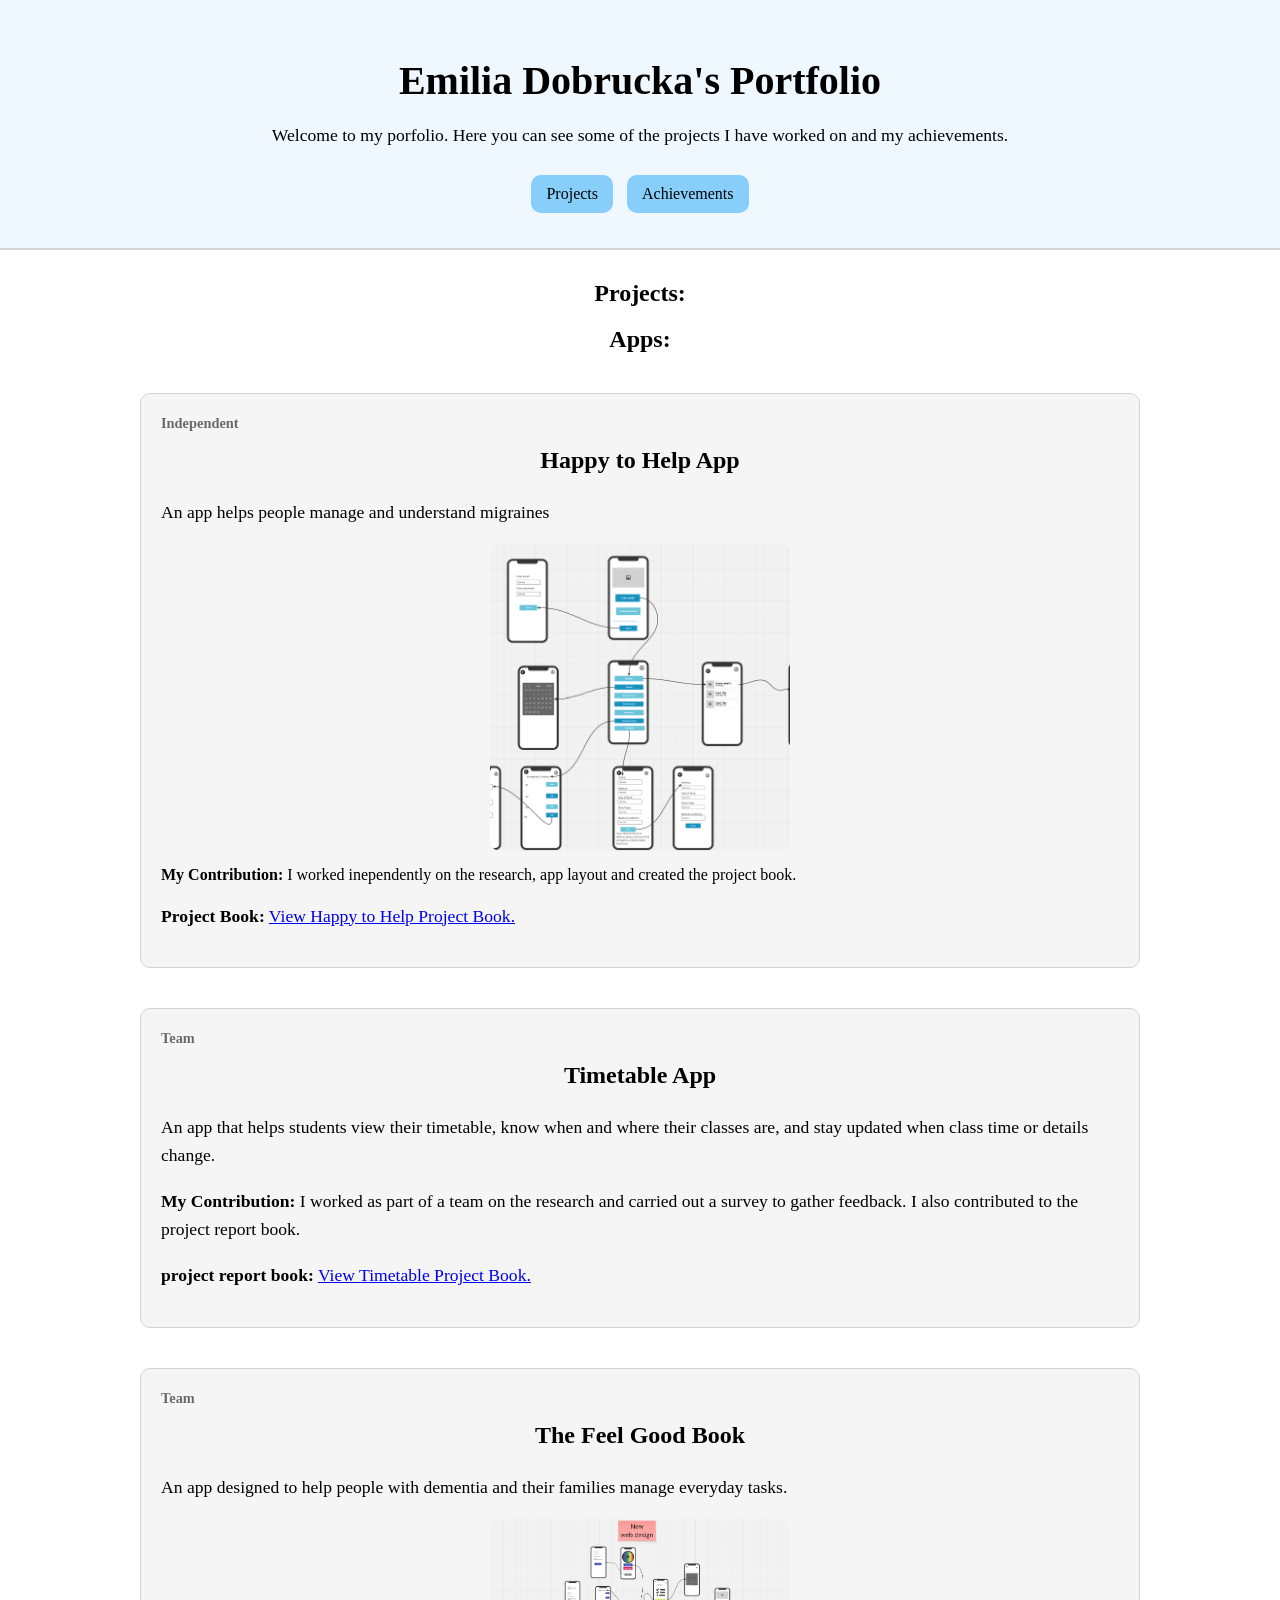
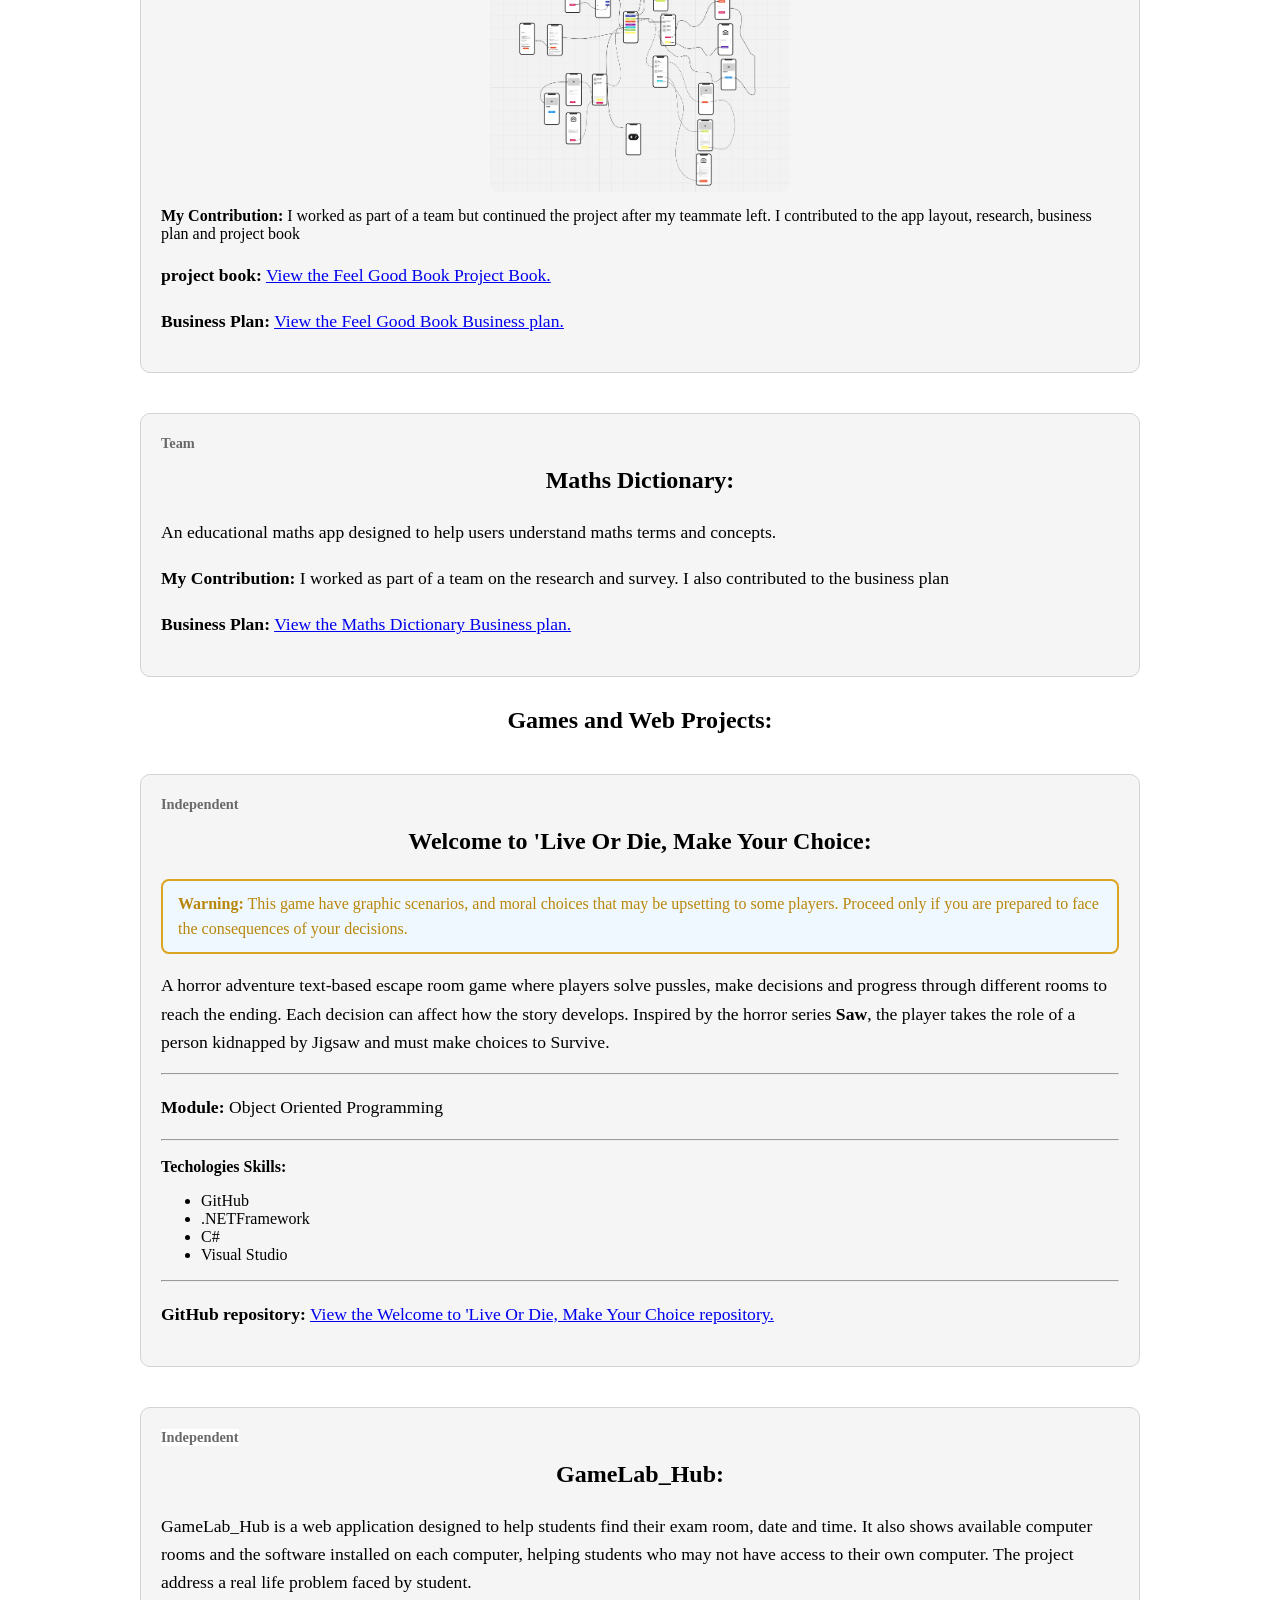
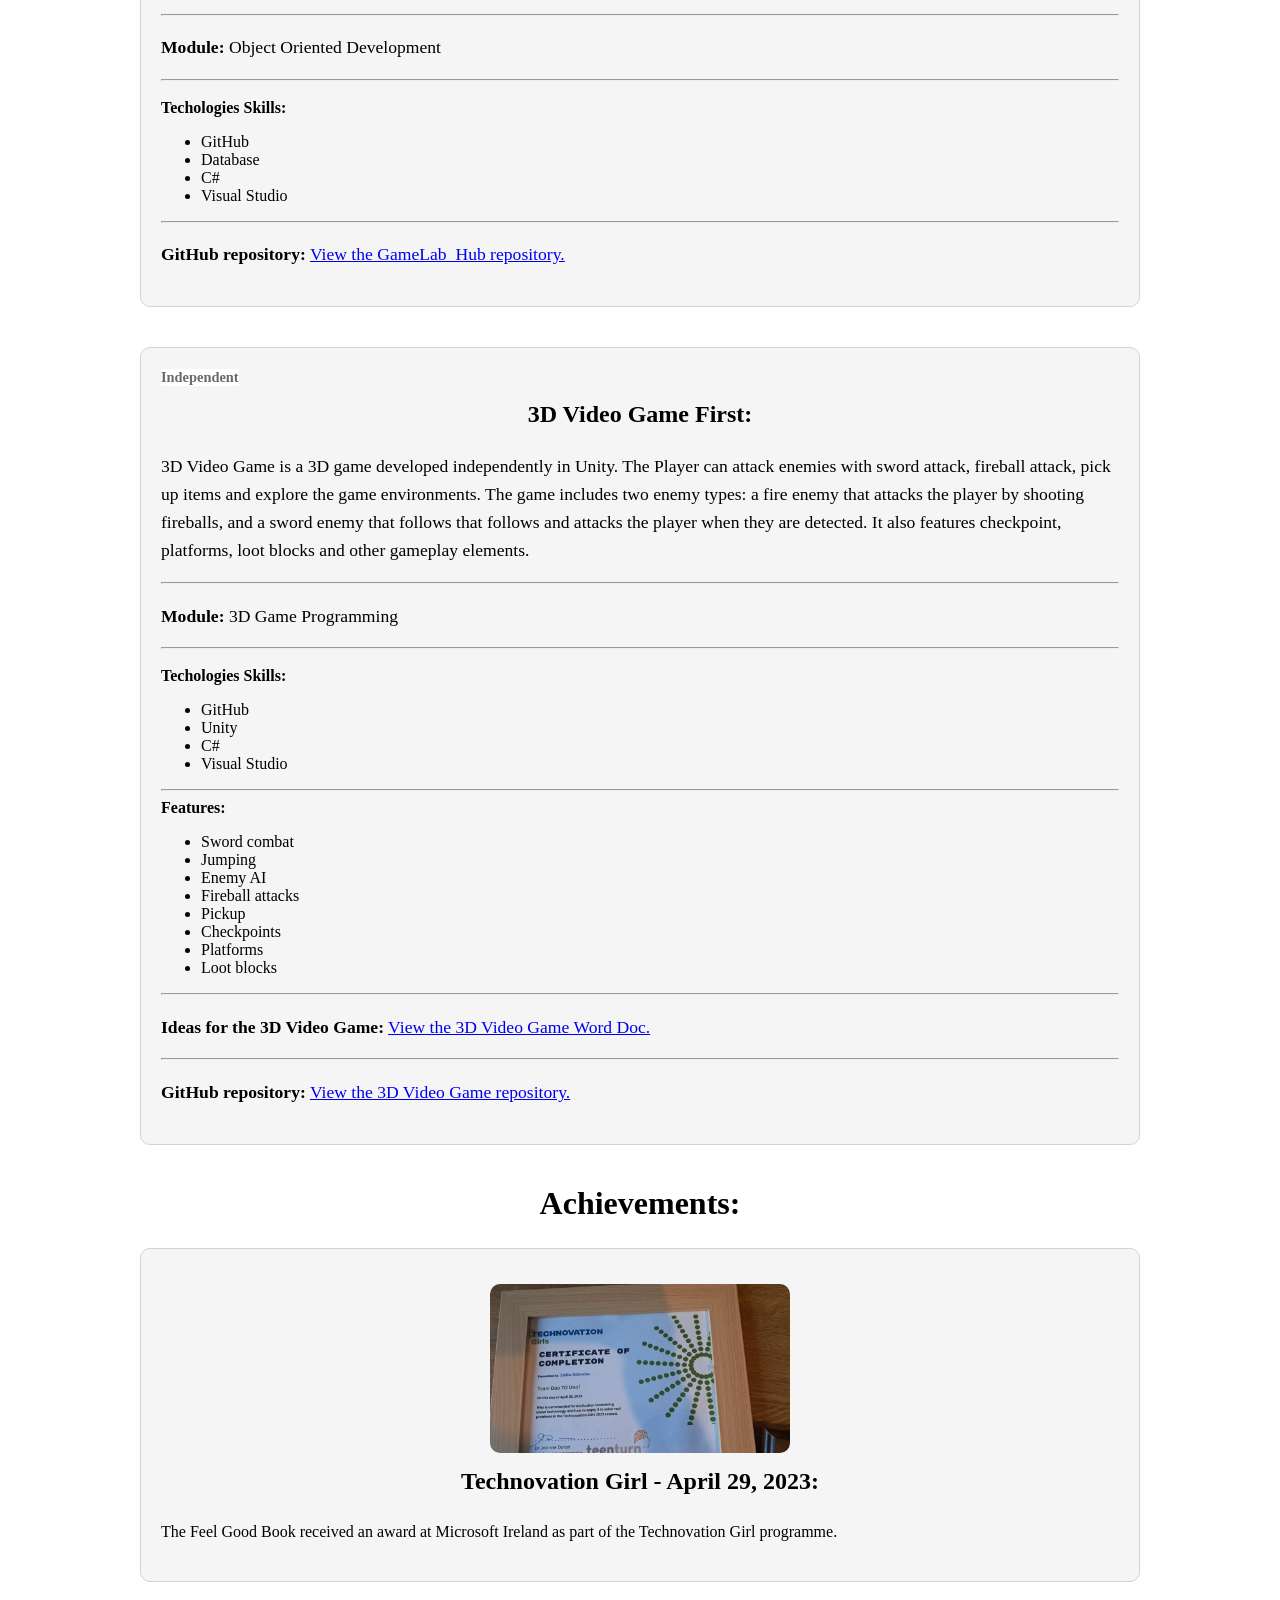
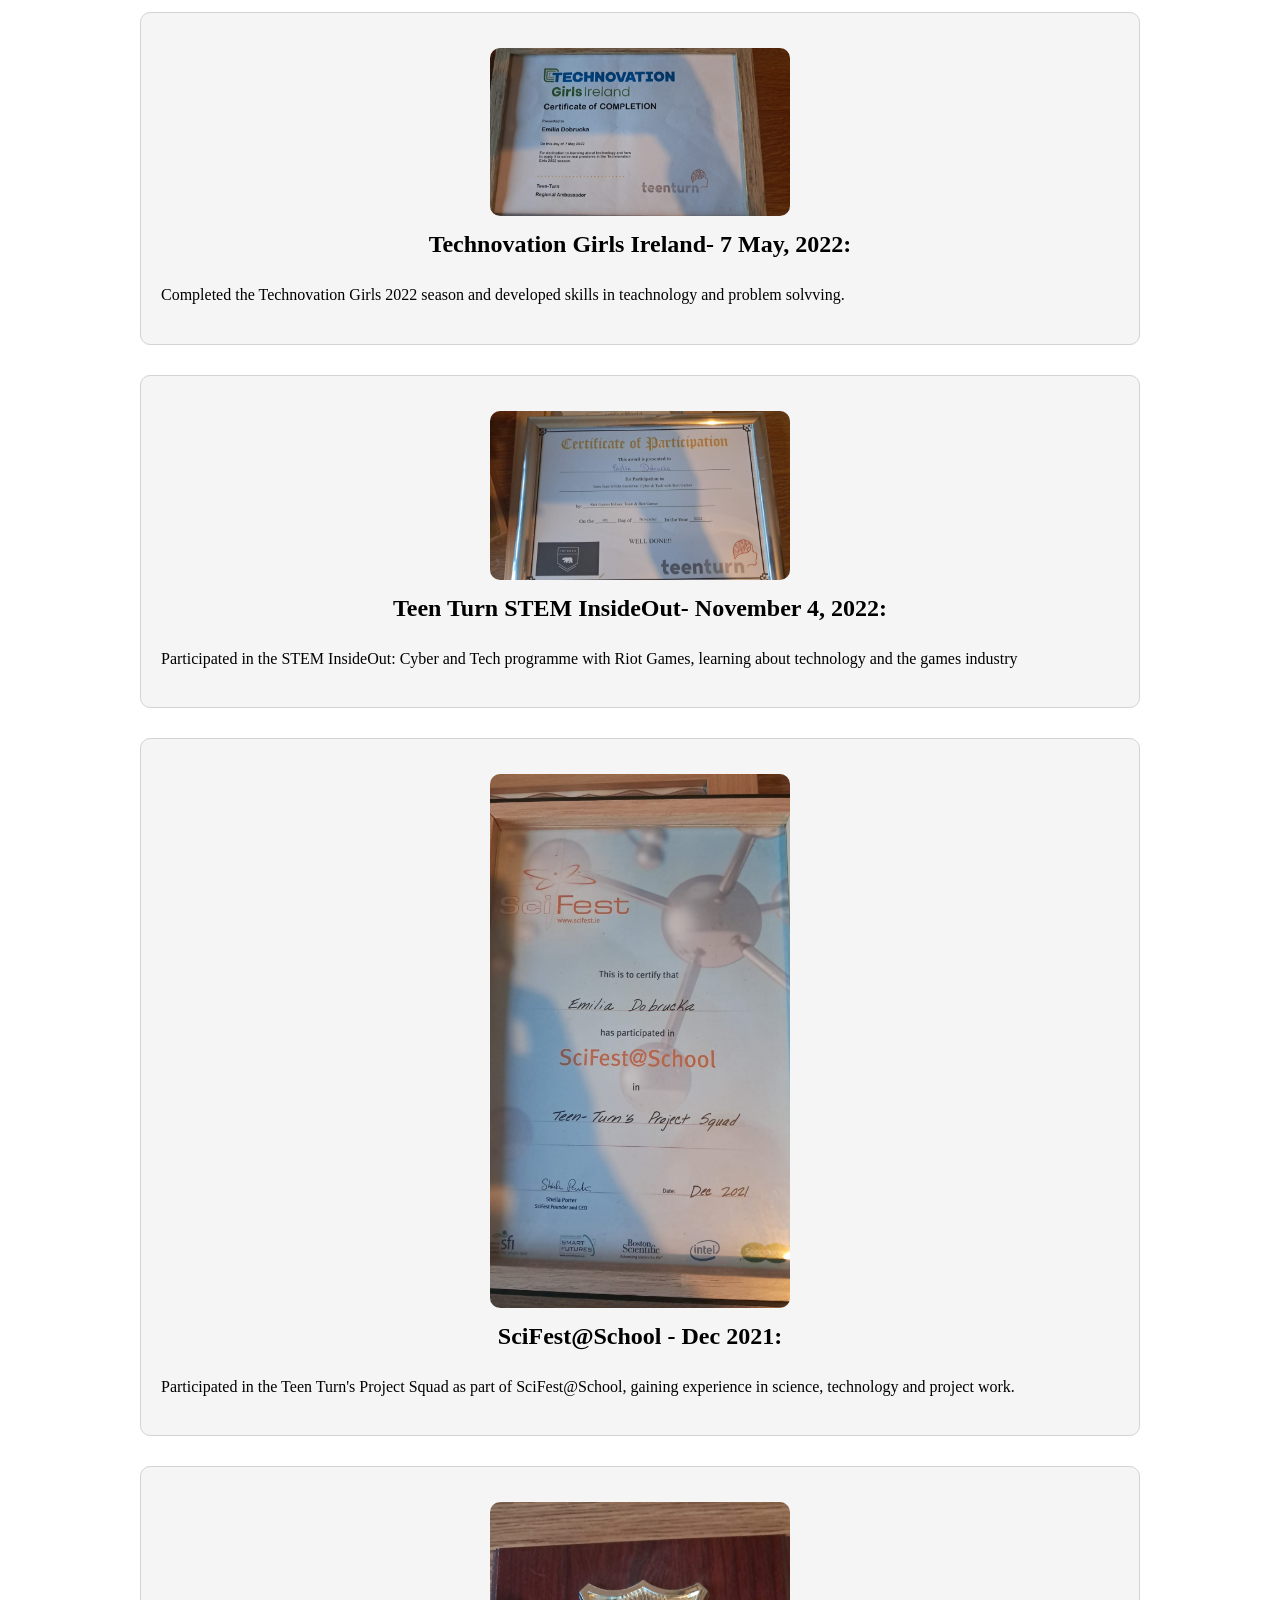
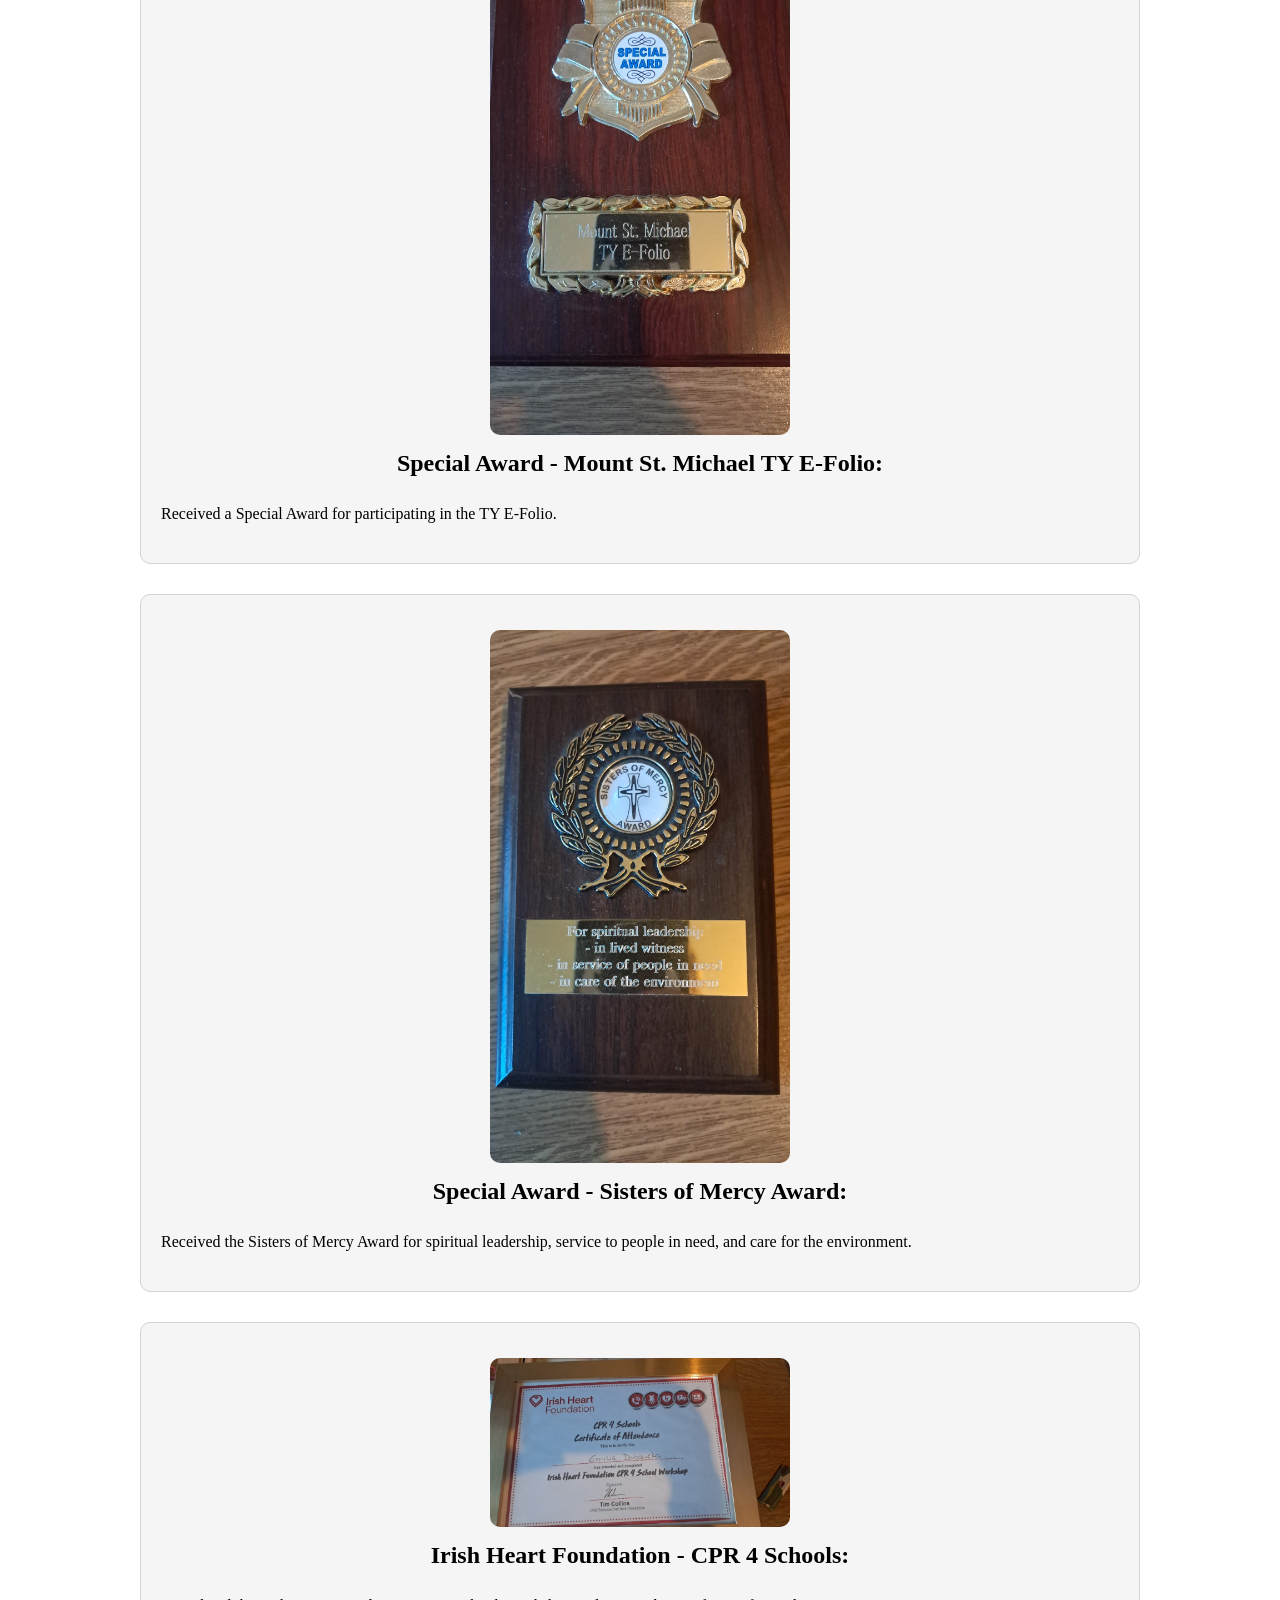
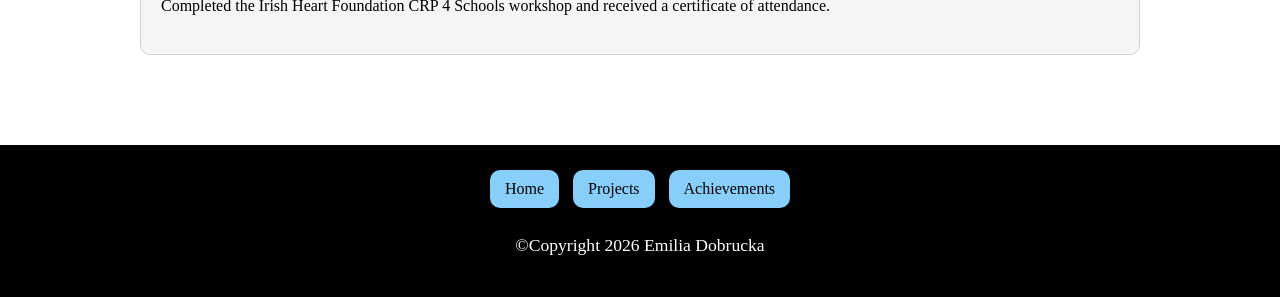
<file: index.html>
<!DOCTYPE html>
<html lang="en">
    <head>
     <meta charset="UTF-8">
     <meta name="viewport" content="width=device-width, initial-scale=1.0">    
     <title>Emilia Dobrucka's Porfolio</title>
     <link rel="stylesheet" href="StylesSheets/Style.css">
    </head>

    <body>  
        <header>           
            <h1>Emilia Dobrucka's Portfolio</h1>

            <p>Welcome to my porfolio. Here you can see
                some of the projects I have worked on 
                and my achievements.
            </p>

            <nav>
                <ul>
                    <li><a href="#projects">Projects</a></li>
                    <li><a href="#achievements">Achievements</a></li>
                </ul>
            </nav>
        </header>

        <main>               
            
            <section id = "projects">
             <h2>Projects:</h2>                  
             
             <h3>Apps:</h3>
             
             <article class="project">
                <span class="projectType">Independent</span>

                 <h3>Happy to Help App</h3>

                 <p>An app helps people manage and understand migraines</p>

                 <img src="Images/Layout of happy To help app.png" alt="Screenshot of the layout"          
                 
                 <p>
                    <b>My Contribution:</b> 
                    I worked inependently on the research, app layout 
                    and created the project book.
                 </p>

                    <p><b>Project Book:</b>
                    <a href="https://docs.google.com/document/d/1JqnQa0mmUxokAa7r2VyQsjdNNzyFPZwaZysa1yH8_-w/edit?usp=sharing" target="_blank">
                        View Happy to Help Project Book.
                    </a>
                   </p>
             </article>          

             <article class="project">
                <span class="projectType">Team</span>

                 <h3>Timetable App</h3>

                 <p>An app that helps students view their timetable, 
                    know when and where their classes are, and stay updated 
                    when class time or details change.</p>

                 <p><b>My Contribution:</b> 
                    I worked as part of a team on the research and carried out a survey to gather feedback. I also contributed to the 
                    project report book.
                 </p>

                 <p><b>project report book:</b>
                    <a href="https://docs.google.com/document/d/1NubRwdpah4T8iKmeUrS9CezMzHg8T4JxEQHMrjPupXA/edit?usp=sharing" target="_blank">
                        View Timetable Project Book.
                    </a></p>
             </article>      
             
             <article class="project">
                <span class="projectType">Team</span>

                 <h3>The Feel Good Book</h3>

                 <p>An app designed to help people with dementia 
                    and their families manage everyday tasks.</p>
                 
                 <img src="Images/Layout of Feel Good Book.png" alt="Screenshot of the Feel Good Book layout"

                 <p><b>My Contribution:</b> 
                    I worked as part of a team but continued the project 
                    after my teammate left. I contributed to the app layout, 
                    research, business plan and project book</p>

                 <p><b>project book:</b>
                    <a href="https://docs.google.com/document/d/1lIgYMsZ5V96FXQPrk3BFVP5g2PQDoWJtcHAoaZ3gyvI/edit?tab=t.0" target="_blank">
                        View the Feel Good Book Project Book.</a></p>

                 <p><b>Business Plan:</b>
                   <a href="https://docs.google.com/document/d/1NeATMjXuiIpM8ac-ZFG_r_wrJOfjn1tMMgvqKRoliZI/edit?tab=t.0" target="_blank">
                        View the Feel Good Book Business plan.</a></p>
             </article>                  

             <article class="project">
                <span class="projectType">Team</span>

                 <h3>Maths Dictionary:</h3>

                 <p>An educational maths app designed to help users 
                    understand maths terms and concepts.</p>                 

                 <p><b>My Contribution:</b> 
                 I worked as part of a team on the research and survey.
                 I also contributed to the business plan</p>                    

                 <p><b>Business Plan:</b>
                  <a href="https://docs.google.com/document/d/1DRUd_BntNnk3cE0o_vCu3vomfgzoSu-qoenzPpzjCBo/edit?tab=t.0" target="_blank">
                     View the Maths Dictionary Business plan.</a></p>
             </article>                  
             

             <h3>Games and Web Projects:</h3>            

             <article class="project">
                 <span class="projectType">Independent</span>

                 <h3>Welcome to 'Live Or Die, Make Your Choice:</h3>
                 
                 <div class="warning">
                        <p><b>Warning:</b> 
                        This game have graphic scenarios, and moral choices that may be upsetting to some players.
                        Proceed only if you are prepared to face the consequences of your decisions.</p>
                 </div>
                 
                 <p>A horror adventure text-based escape room game where players solve pussles,
                    make decisions and progress through different rooms to reach the ending.
                    Each decision can affect how the story develops. Inspired by the horror series <b>Saw</b>,
                    the player takes the role of a person kidnapped by Jigsaw and must make choices to Survive.
                 </p>                

                 <hr>

                 <p><b>Module:</b> Object Oriented Programming 
                 
                 <hr>

                 </p><b>Techologies Skills:</b>
                 <ul>
                    <li>GitHub</li>
                    <li>.NETFramework</li>
                    <li>C#</li>
                    <li>Visual Studio</li>
                 </ul> 

                 <hr>

                 <p><b>GitHub repository:</b>
                  <a href="https://github.com/S00268396/Live-or-Die-Make-Your-Choice" target="_blank">
                     View the Welcome to 'Live Or Die, Make Your Choice repository.
                    </a></p>
             </article>             

             <article class="project">
                 <span class="projectType independent">Independent</span>

                 <h3>GameLab_Hub:</h3>           
                                   
                 <p>GameLab_Hub is a web application designed to help students find their exam room,
                    date and time. It also shows available computer rooms and the software installed on
                    each computer, helping students who may not have access to their own computer.
                    The project address a real life problem faced by student.
                 </p>                

                 <hr>

                 <p><b>Module:</b> Object Oriented Development
                 
                 <hr>

                 </p><b>Techologies Skills:</b>
                 <ul>
                    <li>GitHub</li>
                    <li>Database</li>
                    <li>C#</li>
                    <li>Visual Studio</li>
                 </ul> 

                 <hr>

                 <p><b>GitHub repository:</b>
                  <a href="GameLab_Hub" target="_blank">
                     View the GameLab_Hub repository.
                    </a></p>
             </article> 

             <article class="project">
                 <span class="projectType independent">Independent</span>

                 <h3>3D Video Game First:</h3>           
                                   
                 <p>3D Video Game is a 3D game developed independently in Unity. The Player can
                    attack enemies with sword attack, fireball attack, pick up  items and explore
                    the game environments. The game includes two enemy types: a fire enemy that
                    attacks the player by shooting fireballs, and a sword enemy that follows
                    that follows and attacks the player when they are detected. It also features
                    checkpoint, platforms, loot blocks and other gameplay elements.
                 </p>                

                 <hr>

                 <p><b>Module:</b> 3D Game Programming
                 
                 <hr>

                 </p><b>Techologies Skills:</b>
                 <ul>
                    <li>GitHub</li>
                    <li>Unity</li>
                    <li>C#</li>
                    <li>Visual Studio</li>
                 </ul> 

                 <hr>

                 <b>Features:</b>
                  <ul>
                    <li>Sword combat</li>
                    <li>Jumping</li>
                    <li>Enemy AI</li>
                    <li>Fireball attacks</li>
                    <li>Pickup</li>
                    <li>Checkpoints</li>
                    <li>Platforms</li>
                    <li>Loot blocks</li>
                 </ul> 

                 <hr>

                 <p><b>Ideas for the 3D Video Game:</b>
                  <a href="https://atlantictu-my.sharepoint.com/:w:/r/personal/s00268396_atu_ie/Documents/Proj%203D%20Game.docx?d=w587a67bf65d44f92aa9ca0f848cfa531&csf=1&web=1&e=n23KHd" target="_blank">
                     View the 3D Video Game Word Doc.
                    </a></p>
                
                 <hr>

                <p><b>GitHub repository:</b>
                  <a href="https://github.com/S00268396/3D-Video-Game-First" target="_blank">
                     View the 3D Video Game repository.
                    </a></p>
             </article>   
            </section>

            <section id="achievements">
                <h2>Achievements:</h2>    

                <article class="achievement">

                 <img src="Images/The Feel Good Book_Tech.jpg" alt="The Feel Good Book_Tech">

                 <h3>Technovation Girl - April 29, 2023:</h3>           
                                   
                 <p>The Feel Good Book received an award at Microsoft Ireland
                    as part of the Technovation Girl programme.
                 </p>            
               </article>   
               
                <article class="achievement">

                 <img src="Images/7 May 2022 _Tech.jpg" alt="7 May_Tech">

                 <h3>Technovation Girls Ireland- 7 May, 2022:</h3>           
                                   
                 <p>Completed the Technovation Girls 2022 season and developed skills
                    in teachnology and problem solvving.
                 </p>            
               </article> 

               <article class="achievement">
                 <img src="Images/Riot Games.jpg" alt="Riot Games">

                 <h3>Teen Turn STEM InsideOut- November 4, 2022:</h3>           
                                   
                 <p>Participated in the STEM InsideOut: Cyber and Tech
                    programme with Riot Games, learning about technology
                    and the games industry
                 </p>            
               </article> 

               <article class="achievement">
                 <img src="Images/SciFest@School.jpg" alt="SciFest@School">

                 <h3>SciFest@School - Dec 2021:</h3>           
                                   
                 <p>Participated in the Teen Turn's Project Squad
                    as part of SciFest@School, gaining experience in
                    science, technology and project work.
                 </p>            
               </article> 

               <article class="achievement">
                 <img src="Images/TY E-Folio.jpg" alt="TY E-Folio">

                 <h3>Special Award - Mount St. Michael TY E-Folio:</h3>           
                                   
                 <p>Received a Special Award for participating in 
                    the TY E-Folio.
                 </p>            
               </article> 

                <article class="achievement">
                 <img src="Images/Mercy Award.jpg" alt="Mercy Award">

                 <h3>Special Award - Sisters of Mercy Award:</h3>           
                                   
                 <p>Received the Sisters of Mercy Award for spiritual
                    leadership, service to people in need,
                    and care for the environment.
                 </p>            
               </article> 

                <article class="achievement">
                 <img src="Images/CPR.jpg" alt="CP4 School">

                 <h3>Irish Heart Foundation - CPR 4 Schools:</h3>           
                                   
                 <p>Completed the Irish Heart Foundation CRP 4 Schools
                    workshop and received a certificate of attendance.
                 </p>            
               </article>                   
        </main>

        <footer>
            <ul>
             <li class="navFooter" > <a href="index.html">Home</a></li>
             <li class="navFooter"> <a href="#projects">Projects</a></li>
             <li class="navFooter"> <a href="#achievements">Achievements</a></li>
             
            </ul>
            <p>&copy;Copyright 2026 Emilia Dobrucka</p>
        </footer>       
    </body>
</html>
</file>
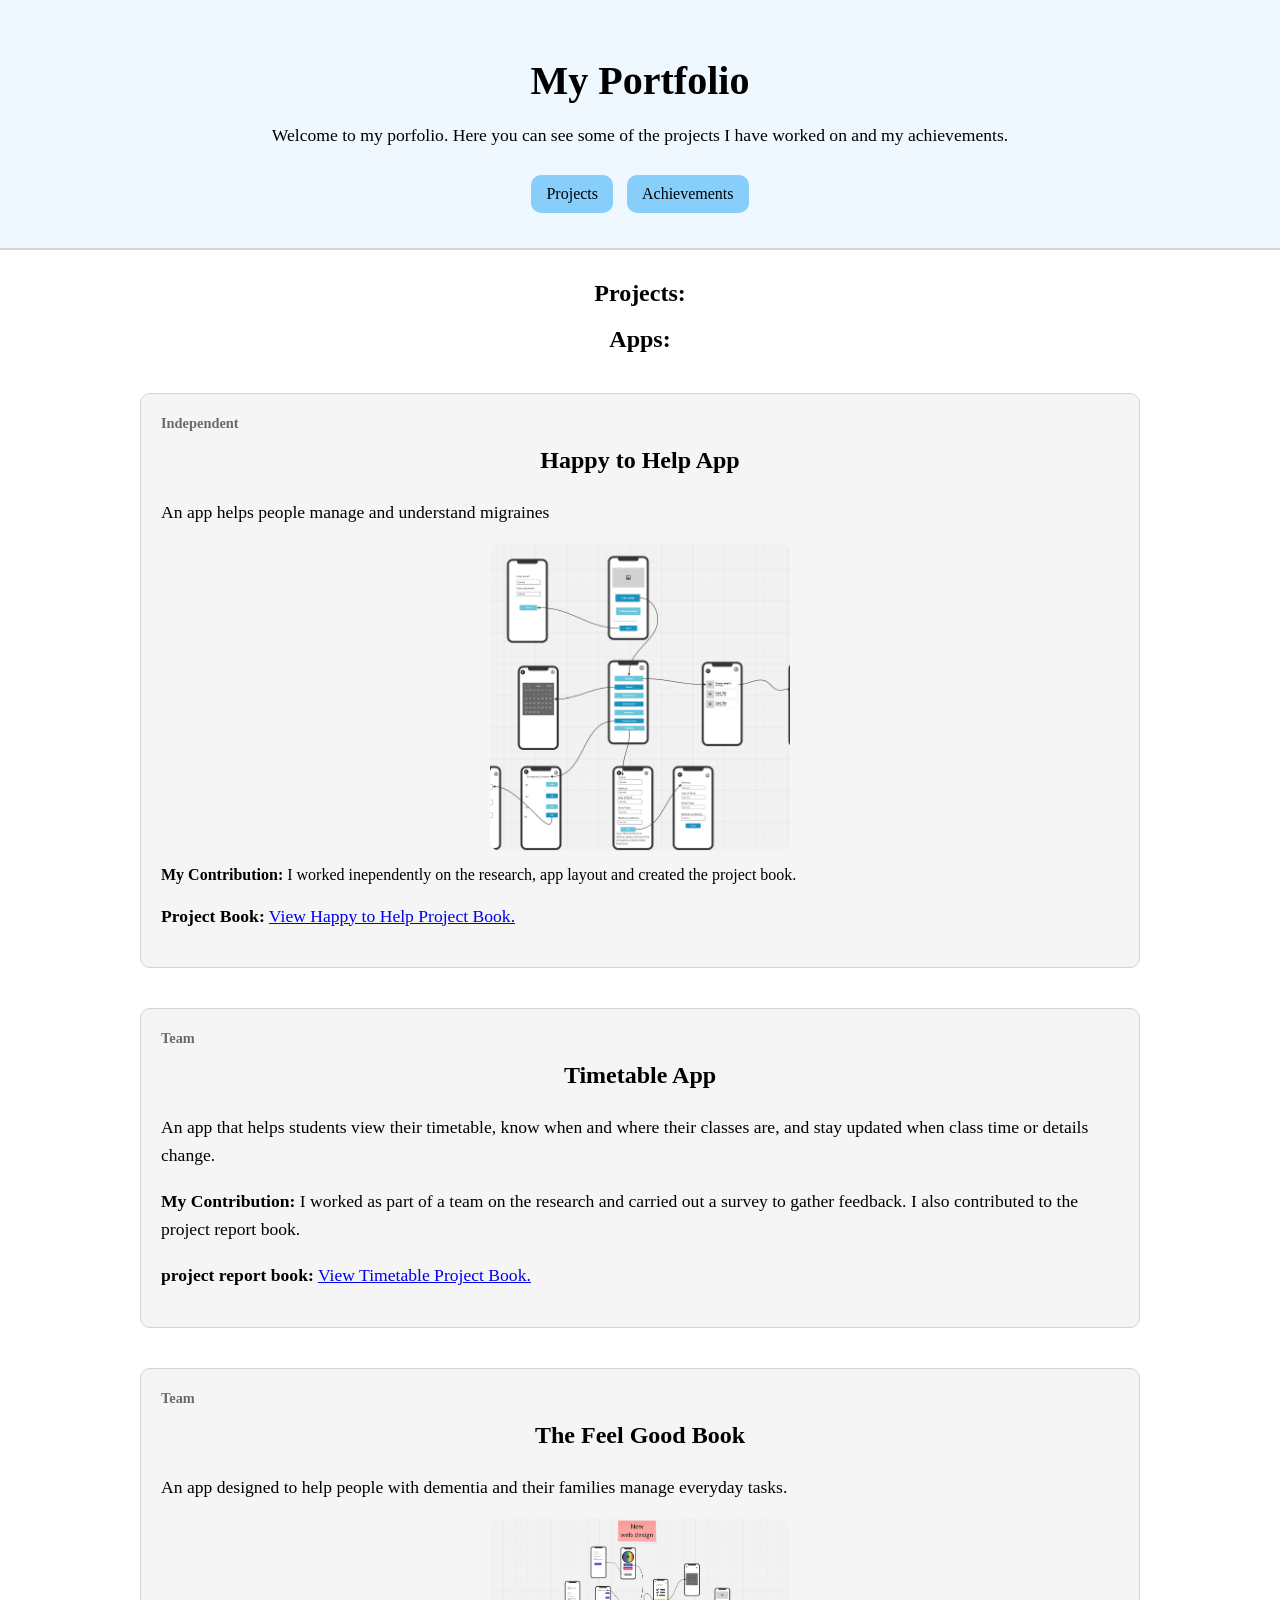
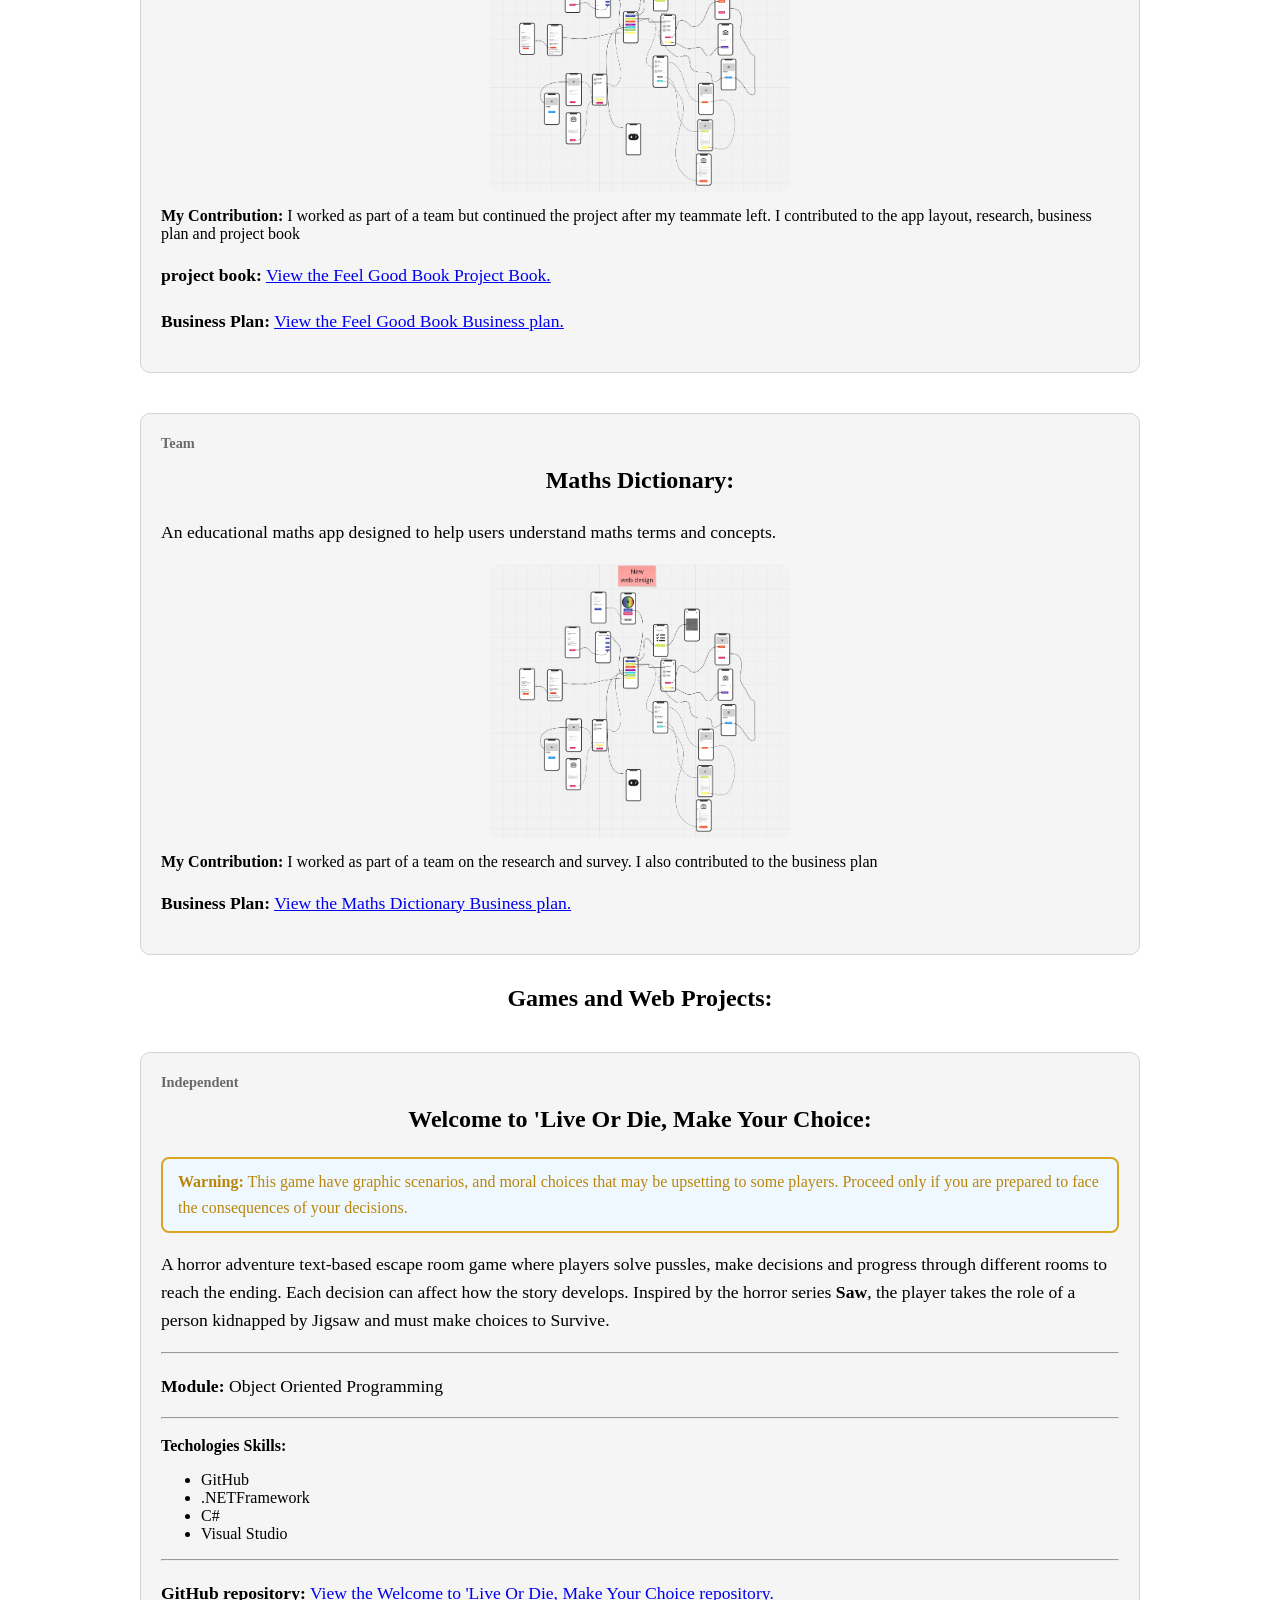
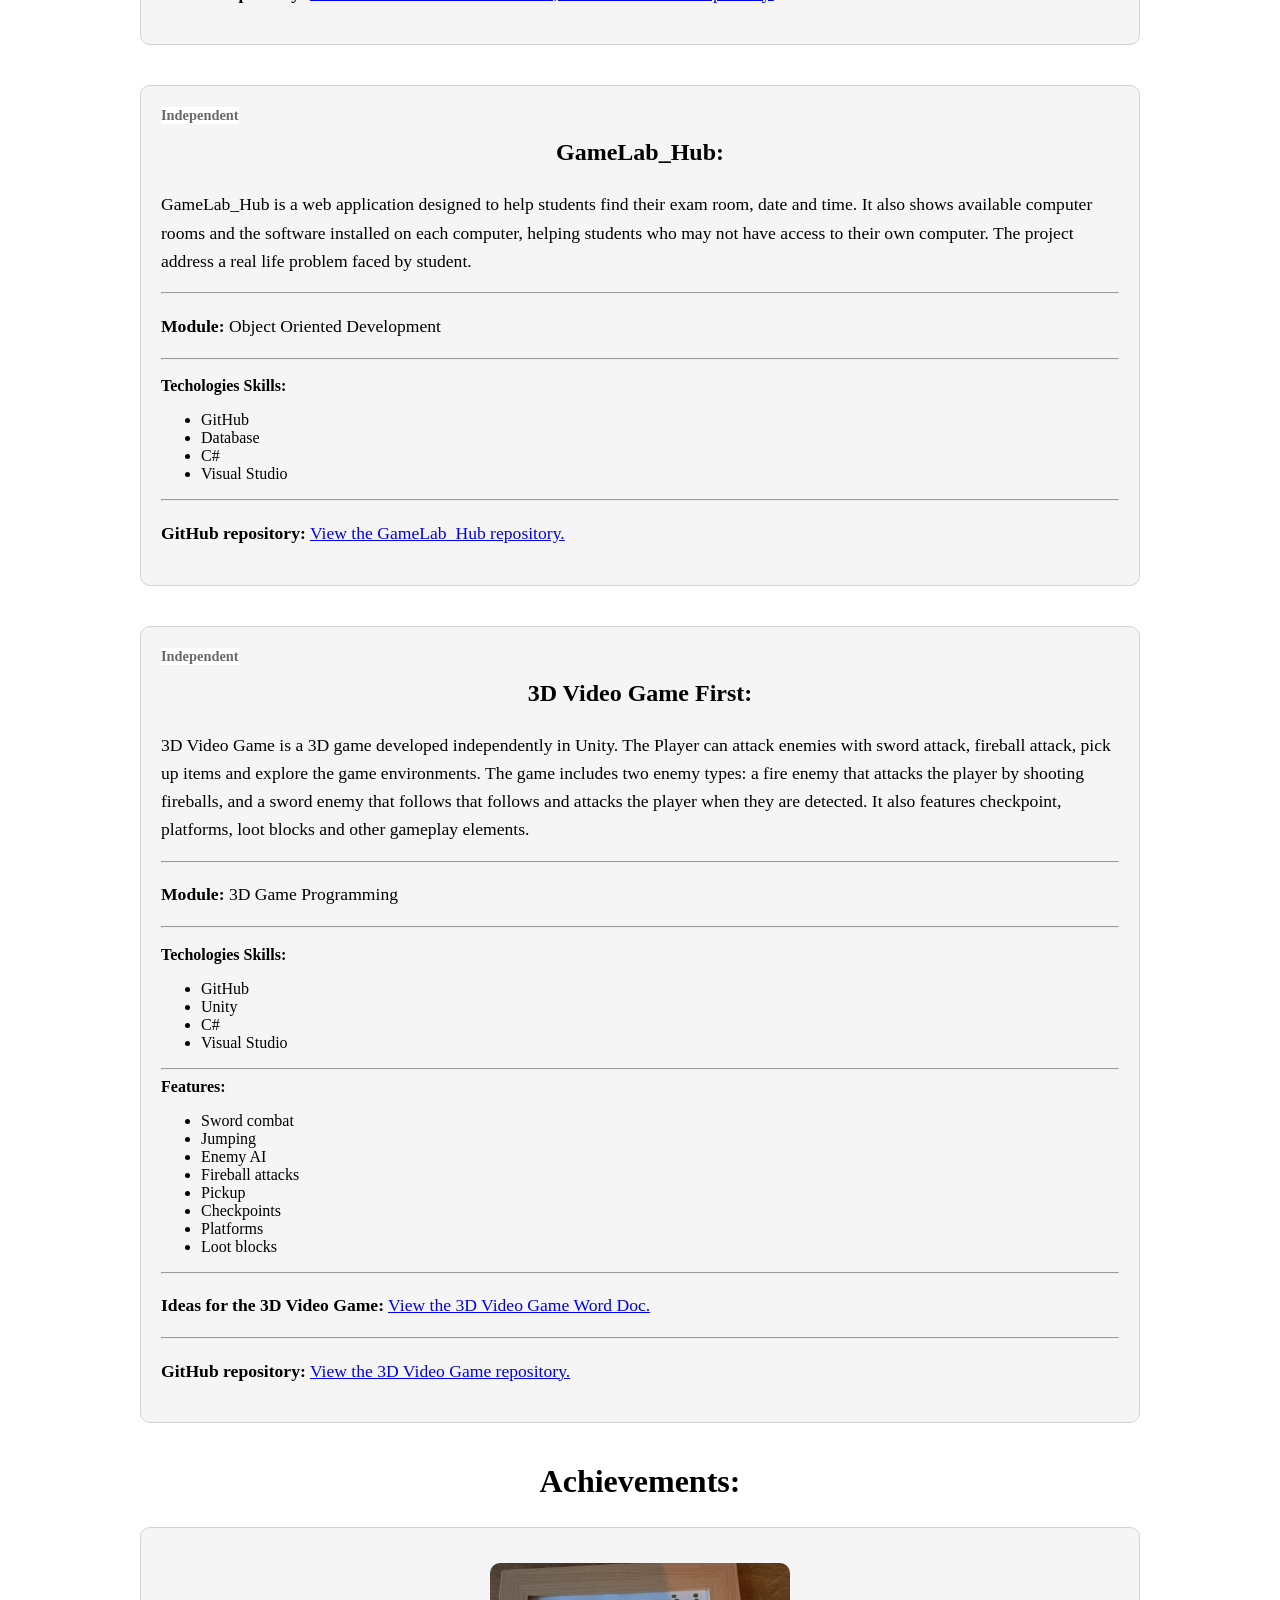
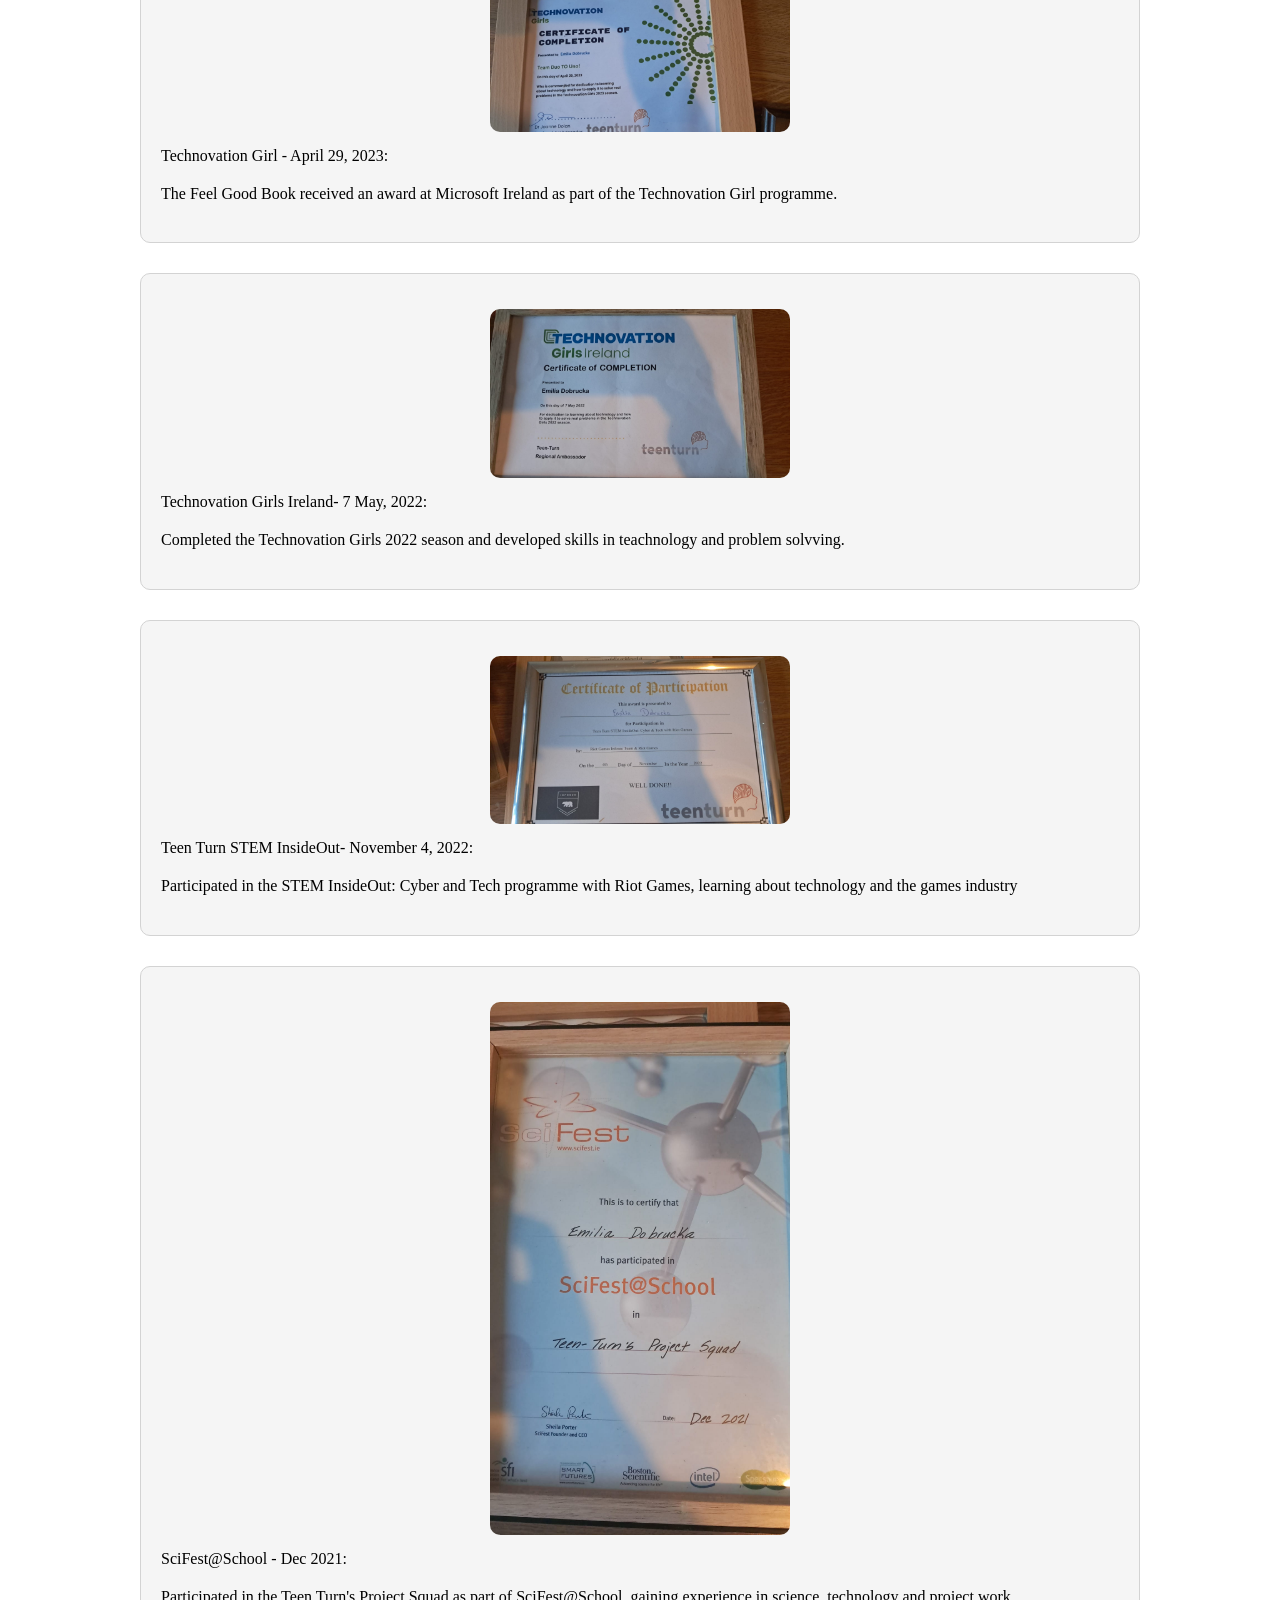
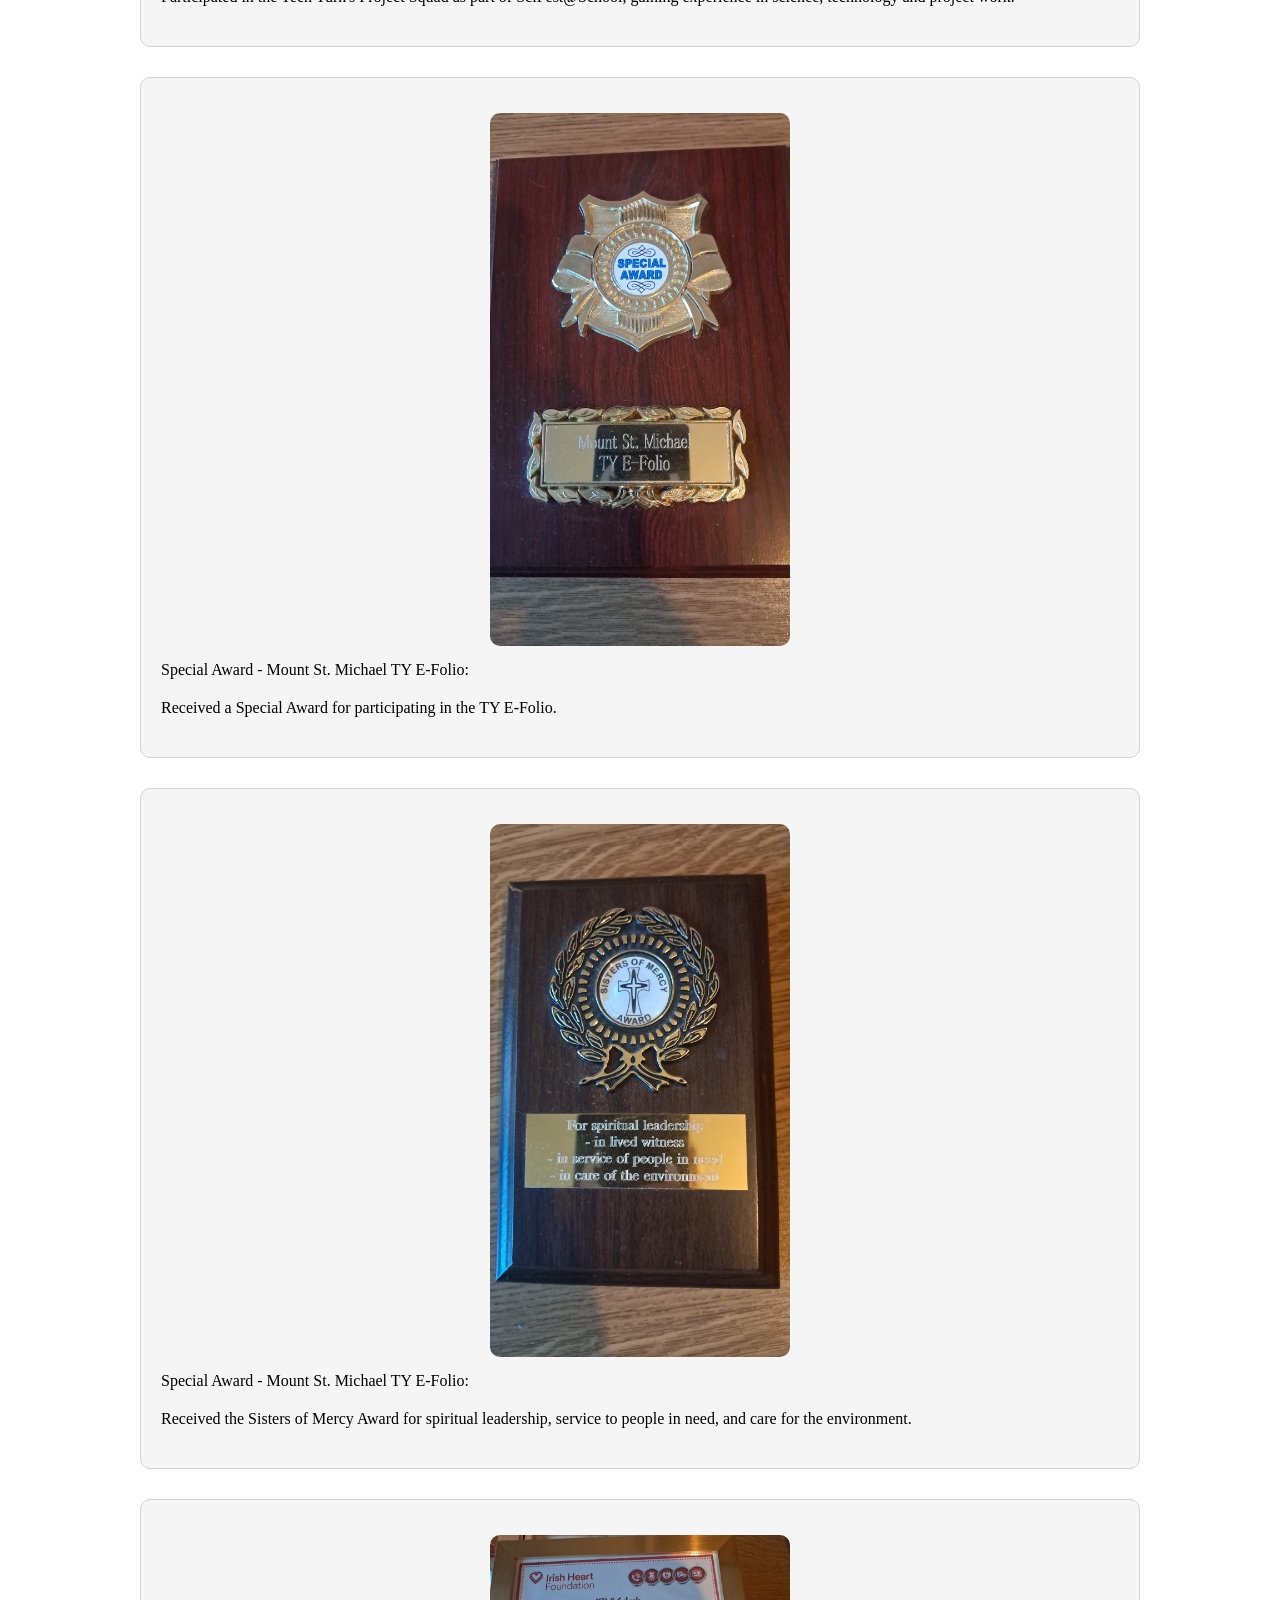
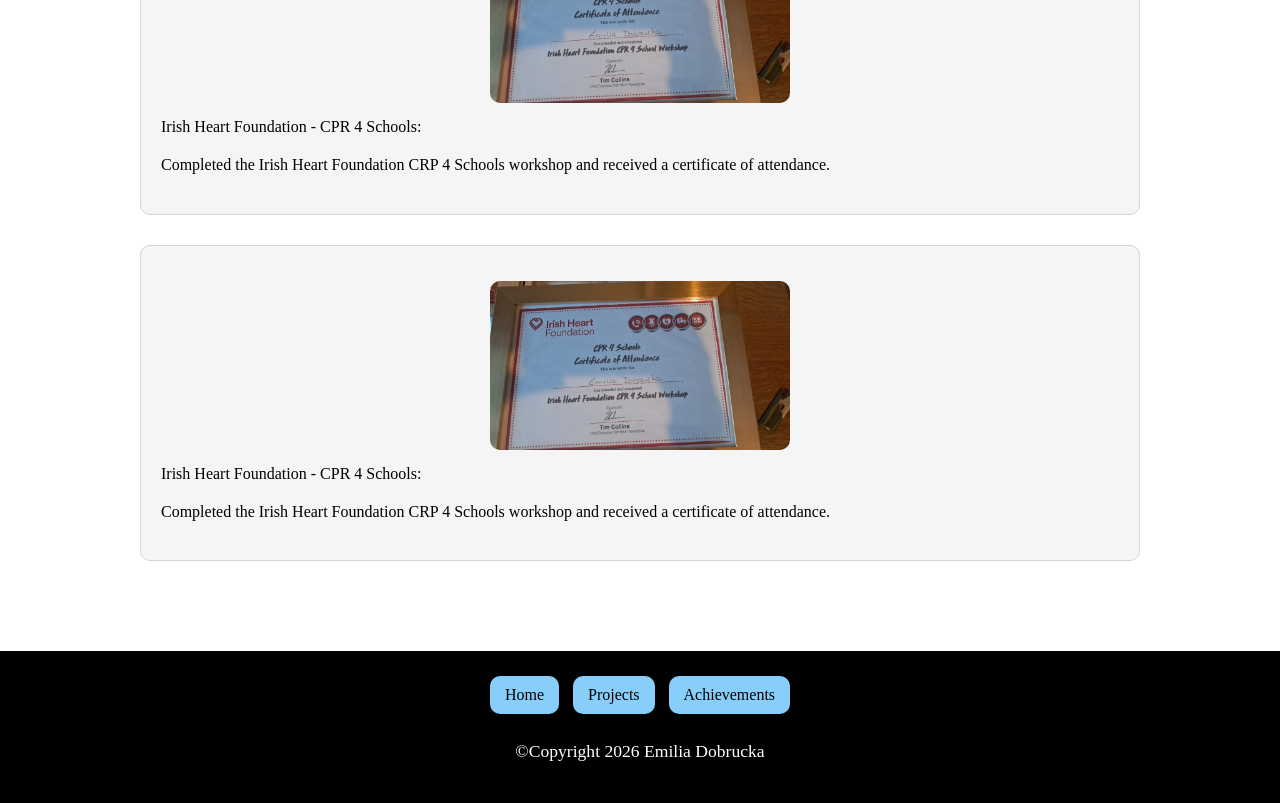
<file: MainPage.html>
<!DOCTYPE html>
<html lang="en">
    <head>
     <meta charset="UTF-8">
     <meta name="viewport" content="width=device-width, initial-scale=1.0">    
     <title>My Porfolio</title>
     <link rel="stylesheet" href="StylesSheets\Style.css">
    </head>

    <body>  
        <header>           
            <h1>My Portfolio</h1>

            <p>Welcome to my porfolio. Here you can see
                some of the projects I have worked on 
                and my achievements.
            </p>

            <nav>
                <ul>
                    <li><a href="#projects">Projects</a></li>
                    <li><a href="#achievements">Achievements</a></li>
                </ul>
            </nav>
        </header>

        <main>               
            
            <section id = "projects">
             <h2>Projects:</h2>                  
             
             <h3>Apps:</h3>
             
             <article class="project">
                <span class="projectType">Independent</span>

                 <h3>Happy to Help App</h3>

                 <p>An app helps people manage and understand migraines</p>

                 <img src="Images\Layout of happy To help app.png" alt="Screenshot of the layout"          
                 
                 <p>
                    <b>My Contribution:</b> 
                    I worked inependently on the research, app layout 
                    and created the project book.
                 </p>

                    <p><b>Project Book:</b>
                    <a href="https://docs.google.com/document/d/1JqnQa0mmUxokAa7r2VyQsjdNNzyFPZwaZysa1yH8_-w/edit?usp=sharing" target="_blank">
                        View Happy to Help Project Book.
                    </a></p>
             </article>          

             <article class="project">
                <span class="projectType">Team</span>

                 <h3>Timetable App</h3>

                 <p>An app that helps students view their timetable, 
                    know when and where their classes are, and stay updated 
                    when class time or details change.</p>

                 <p><b>My Contribution:</b> 
                    I worked as part of a team on the research and carried out a survey to gather feedback. I also contributed to the 
                    project report book.
                 </p>

                 <p><b>project report book:</b>
                    <a href="https://docs.google.com/document/d/1NubRwdpah4T8iKmeUrS9CezMzHg8T4JxEQHMrjPupXA/edit?usp=sharing" target="_blank">
                        View Timetable Project Book.
                    </a></p>
             </article>      
             
             <article class="project">
                <span class="projectType">Team</span>

                 <h3>The Feel Good Book</h3>

                 <p>An app designed to help people with dementia 
                    and their families manage everyday tasks.</p>
                 
                 <img src="Images\Layout of Feel Good Book.png" alt="Screenshot of the Feel Good Book layout"

                 <p><b>My Contribution:</b> 
                    I worked as part of a team but continued the project 
                    after my teammate left. I contributed to the app layout, 
                    research, business plan and project book</p>

                 <p><b>project book:</b>
                    <a href="https://docs.google.com/document/d/1lIgYMsZ5V96FXQPrk3BFVP5g2PQDoWJtcHAoaZ3gyvI/edit?tab=t.0" target="_blank">
                        View the Feel Good Book Project Book.</a></p>

                 <p><b>Business Plan:</b>
                   <a href="https://docs.google.com/document/d/1NeATMjXuiIpM8ac-ZFG_r_wrJOfjn1tMMgvqKRoliZI/edit?tab=t.0" target="_blank">
                        View the Feel Good Book Business plan.</a></p>
             </article>                  

             <article class="project">
                <span class="projectType">Team</span>

                 <h3>Maths Dictionary:</h3>

                 <p>An educational maths app designed to help users 
                    understand maths terms and concepts.</p>
                 
                 <img src="Images\Layout of Feel Good Book.png" alt="Screenshot of the layout"

                 <p><b>My Contribution:</b> 
                 I worked as part of a team on the research and survey.
                 I also contributed to the business plan</p>                    

                 <p><b>Business Plan:</b>
                  <a href="https://docs.google.com/document/d/1DRUd_BntNnk3cE0o_vCu3vomfgzoSu-qoenzPpzjCBo/edit?tab=t.0" target="_blank">
                     View the Maths Dictionary Business plan.</a></p>
             </article>                  
             

             <h3>Games and Web Projects:</h3>            

             <article class="project">
                 <span class="projectType">Independent</span>

                 <h3>Welcome to 'Live Or Die, Make Your Choice:</h3>
                 
                 <div class="warning">
                        <p><b>Warning:</b> 
                        This game have graphic scenarios, and moral choices that may be upsetting to some players.
                        Proceed only if you are prepared to face the consequences of your decisions.</p>
                 </div>
                 
                 <p>A horror adventure text-based escape room game where players solve pussles,
                    make decisions and progress through different rooms to reach the ending.
                    Each decision can affect how the story develops. Inspired by the horror series <b>Saw</b>,
                    the player takes the role of a person kidnapped by Jigsaw and must make choices to Survive.
                 </p>                

                 <hr>

                 <p><b>Module:</b> Object Oriented Programming 
                 
                 <hr>

                 </p><b>Techologies Skills:</b>
                 <ul>
                    <li>GitHub</li>
                    <li>.NETFramework</li>
                    <li>C#</li>
                    <li>Visual Studio</li>
                 </ul> 

                 <hr>

                 <p><b>GitHub repository:</b>
                  <a href="https://github.com/S00268396/Live-or-Die-Make-Your-Choice" target="_blank">
                     View the Welcome to 'Live Or Die, Make Your Choice repository.
                    </a></p>
             </article>             

             <article class="project">
                 <span class="projectType independent">Independent</span>

                 <h3>GameLab_Hub:</h3>           
                                   
                 <p>GameLab_Hub is a web application designed to help students find their exam room,
                    date and time. It also shows available computer rooms and the software installed on
                    each computer, helping students who may not have access to their own computer.
                    The project address a real life problem faced by student.
                 </p>                

                 <hr>

                 <p><b>Module:</b> Object Oriented Development
                 
                 <hr>

                 </p><b>Techologies Skills:</b>
                 <ul>
                    <li>GitHub</li>
                    <li>Database</li>
                    <li>C#</li>
                    <li>Visual Studio</li>
                 </ul> 

                 <hr>

                 <p><b>GitHub repository:</b>
                  <a href="GameLab_Hub" target="_blank">
                     View the GameLab_Hub repository.
                    </a></p>
             </article> 

             <article class="project">
                 <span class="projectType independent">Independent</span>

                 <h3>3D Video Game First:</h3>           
                                   
                 <p>3D Video Game is a 3D game developed independently in Unity. The Player can
                    attack enemies with sword attack, fireball attack, pick up  items and explore
                    the game environments. The game includes two enemy types: a fire enemy that
                    attacks the player by shooting fireballs, and a sword enemy that follows
                    that follows and attacks the player when they are detected. It also features
                    checkpoint, platforms, loot blocks and other gameplay elements.
                 </p>                

                 <hr>

                 <p><b>Module:</b> 3D Game Programming
                 
                 <hr>

                 </p><b>Techologies Skills:</b>
                 <ul>
                    <li>GitHub</li>
                    <li>Unity</li>
                    <li>C#</li>
                    <li>Visual Studio</li>
                 </ul> 

                 <hr>

                 <b>Features:</b>
                  <ul>
                    <li>Sword combat</li>
                    <li>Jumping</li>
                    <li>Enemy AI</li>
                    <li>Fireball attacks</li>
                    <li>Pickup</li>
                    <li>Checkpoints</li>
                    <li>Platforms</li>
                    <li>Loot blocks</li>
                 </ul> 

                 <hr>

                 <p><b>Ideas for the 3D Video Game:</b>
                  <a href="https://atlantictu-my.sharepoint.com/:w:/r/personal/s00268396_atu_ie/Documents/Proj%203D%20Game.docx?d=w587a67bf65d44f92aa9ca0f848cfa531&csf=1&web=1&e=n23KHd" target="_blank">
                     View the 3D Video Game Word Doc.
                    </a></p>
                
                 <hr>

                <p><b>GitHub repository:</b>
                  <a href="https://github.com/S00268396/3D-Video-Game-First" target="_blank">
                     View the 3D Video Game repository.
                    </a></p>
             </article>   
            </section>

            <section id="achievements">
                <h2>Achievements:</h2>    

                <article class="achievement">

                 <img src="Images\The Feel Good Book_Tech.jpg" alt="The Feel Good Book_Tech"

                 <h3>Technovation Girl - April 29, 2023:</h3>           
                                   
                 <p>The Feel Good Book received an award at Microsoft Ireland
                    as part of the Technovation Girl programme.
                 </p>            
               </article>   
               
                <article class="achievement">

                 <img src="Images\7 May 2022 _Tech.jpg" alt="7 May_Tech"

                 <h3>Technovation Girls Ireland- 7 May, 2022:</h3>           
                                   
                 <p>Completed the Technovation Girls 2022 season and developed skills
                    in teachnology and problem solvving.
                 </p>            
               </article> 

               <article class="achievement">
                 <img src="Images\Riot Games.jpg" alt="Riot Games"

                 <h3>Teen Turn STEM InsideOut- November 4, 2022:</h3>           
                                   
                 <p>Participated in the STEM InsideOut: Cyber and Tech
                    programme with Riot Games, learning about technology
                    and the games industry
                 </p>            
               </article> 

               <article class="achievement">
                 <img src="Images\SciFest@School.jpg" alt="SciFest@School"

                 <h3>SciFest@School - Dec 2021:</h3>           
                                   
                 <p>Participated in the Teen Turn's Project Squad
                    as part of SciFest@School, gaining experience in
                    science, technology and project work.
                 </p>            
               </article> 

               <article class="achievement">
                 <img src="Images\TY E-Folio.jpg" alt="TY E-Folio"

                 <h3>Special Award - Mount St. Michael TY E-Folio:</h3>           
                                   
                 <p>Received a Special Award for participating in 
                    the TY E-Folio.
                 </p>            
               </article> 

                <article class="achievement">
                 <img src="Images\Mercy Award.jpg" alt="Mercy Award"

                 <h3>Special Award - Mount St. Michael TY E-Folio:</h3>           
                                   
                 <p>Received the Sisters of Mercy Award for spiritual
                    leadership, service to people in need,
                    and care for the environment.
                 </p>            
               </article> 

                <article class="achievement">
                 <img src="Images\CPR.jpg" alt="CPR 4 School"

                 <h3>Irish Heart Foundation - CPR 4 Schools:</h3>           
                                   
                 <p>Completed the Irish Heart Foundation CRP 4 Schools
                    workshop and received a certificate of attendance.
                 </p>            
               </article> 

               <article class="achievement">
                 <img src="Images\CPR.jpg" alt="CPR 4 School"

                 <h3>Irish Heart Foundation - CPR 4 Schools:</h3>           
                                   
                 <p>Completed the Irish Heart Foundation CRP 4 Schools
                    workshop and received a certificate of attendance.
                 </p>            
               </article> 
            </section>         
        </main>

        <footer>
            <ul>
             <li class="navFooter" > <a href="index.html">Home</a></li>
             <li class="navFooter"> <a href="#projects">Projects</a></li>
             <li class="navFooter"> <a href="#achievements">Achievements</a></li>
             
            </ul>
            <p>&copy;Copyright 2026 Emilia Dobrucka</p>
        </footer>       
    </body>
</html>
</file>
<file: StylesSheets/Style.css>
.fullWidthContainer{
    width: 100%;
    max-width: 300px;
    display: block;
    margin: 10px auto;
}
body{
    margin: 0;
    background-color: white;
    font-family: 'Times New Roman', Times, serif;
    color: black;
}
main{
    width: 80%;
    max-width: 1000px;
    margin: 0 auto;
    padding: 20px;
    background-color: white;
}
header{
    text-align: center;
    padding: 30px 20px;
    background-color: aliceblue;
    border-bottom:  2px solid lightgray;
}
h1{
    text-align: center;
    font-size: 2.5em;
    margin-bottom: 10px;
}
h2{
    text-align: center;
    font-size: 1.5em;
    margin-top: 10px;
}
h3{
    text-align: center;
    font-size: 1.5em;
    margin-top: 10px;
}
p{
    font-size: 1.1em;
    line-height: 1.6;
}

/* project */
.project{
    margin-top: 40px;
    padding: 20px;
    margin-bottom: 30px;
    border: 1px solid lightgray;
    border-radius: 10px;
    background-color: whitesmoke;
}
.projectType{
    display: inline-block;
    font-size: 0.9em;
    font-weight: bold;
    color: dimgray;
    margin-bottom: 5px;
}
.projectType.independent{
    background-color: white;
}
.projectType.team{
    background-color: white;
    color: #3d7044;
}
.project p{
    text-align: left;
}
#project hr{
    border: 0;
    border-top: 1px solid lightgray;
    margin: 20px 0;
}
.project img{
    width: 300px;
    max-width: 100%;
    height: auto;
    display: block;
    margin: 15px auto;
    border-radius: 10px;
}
.project a:hover{
    color: blue;
}

/* Navigation */
nav{
    text-align: center;
    margin-top: 20px;
}
nav ul{
    list-style-type: none;
    padding: 0;
    margin: 0;
}
nav ul li{
    display: inline-block;
    margin: 5px;
}
nav ul li a{
    display: inline-block;
    background-color: lightskyblue;
    color: black;
    text-decoration: none;
    padding: 10px 15px;
    border-radius: 10px;
}
nav ul li a:hover{
    background-color: blue;
    color: white;
}

/* Projects Section */
#prjects{
    margin-top: 40px;
}
#prjects h2{
    text-align: center;
    font-size: 2em;
}
#prjects h4{
    font-size: 1.3em;
    margin-bottom: 5px;
}
#prjects p{
    text-align: left;
    font-size: 1em;
}
.warning{
    background-color: aliceblue;
    border: 2px solid goldenrod;
    color: darkgoldenrod;
    padding: 10px 15px;
    margin: 15px 0;
    border-radius: 8px;
}
.warning p{
    margin: 0;
    text-align: left;
    font-size: 1em;
}

/* Achievements */
#achievements{
    margin-top: 40px;
}
#achievements h2{
    text-align: center;
    font-size: 2em;
}
#achievements p{
    text-align: left;
    font-size: 1em;
}
.achievement{
    padding: 20px;
    margin-bottom: 30px;
    border: 1px solid lightgray;
    border-radius: 10px;
    background-color: whitesmoke;
}
.achievement img{
    width: 300px;
    max-width: 100%;
    height: auto;
    display: block;
    margin: 15px auto;
    border-radius: 10px;
}

/* footer */
footer{
    margin-top: 40px;
    padding: 20px;
    background-color: black;
    color: white;
    text-align: center;
}
footer ul{
    list-style-type: none;
    padding: 0;
    margin: 0;
}
footer ul li{
    display: inline-block;
    margin: 5px;
}
footer ul li a{
    display: inline-block;
    background-color: lightskyblue;
    color: black;
    text-decoration: none;
    padding: 10px 15px;
    border-radius: 10px;
}
footer ul li a:hover{
    color: lightskyblue;
}
</file>
